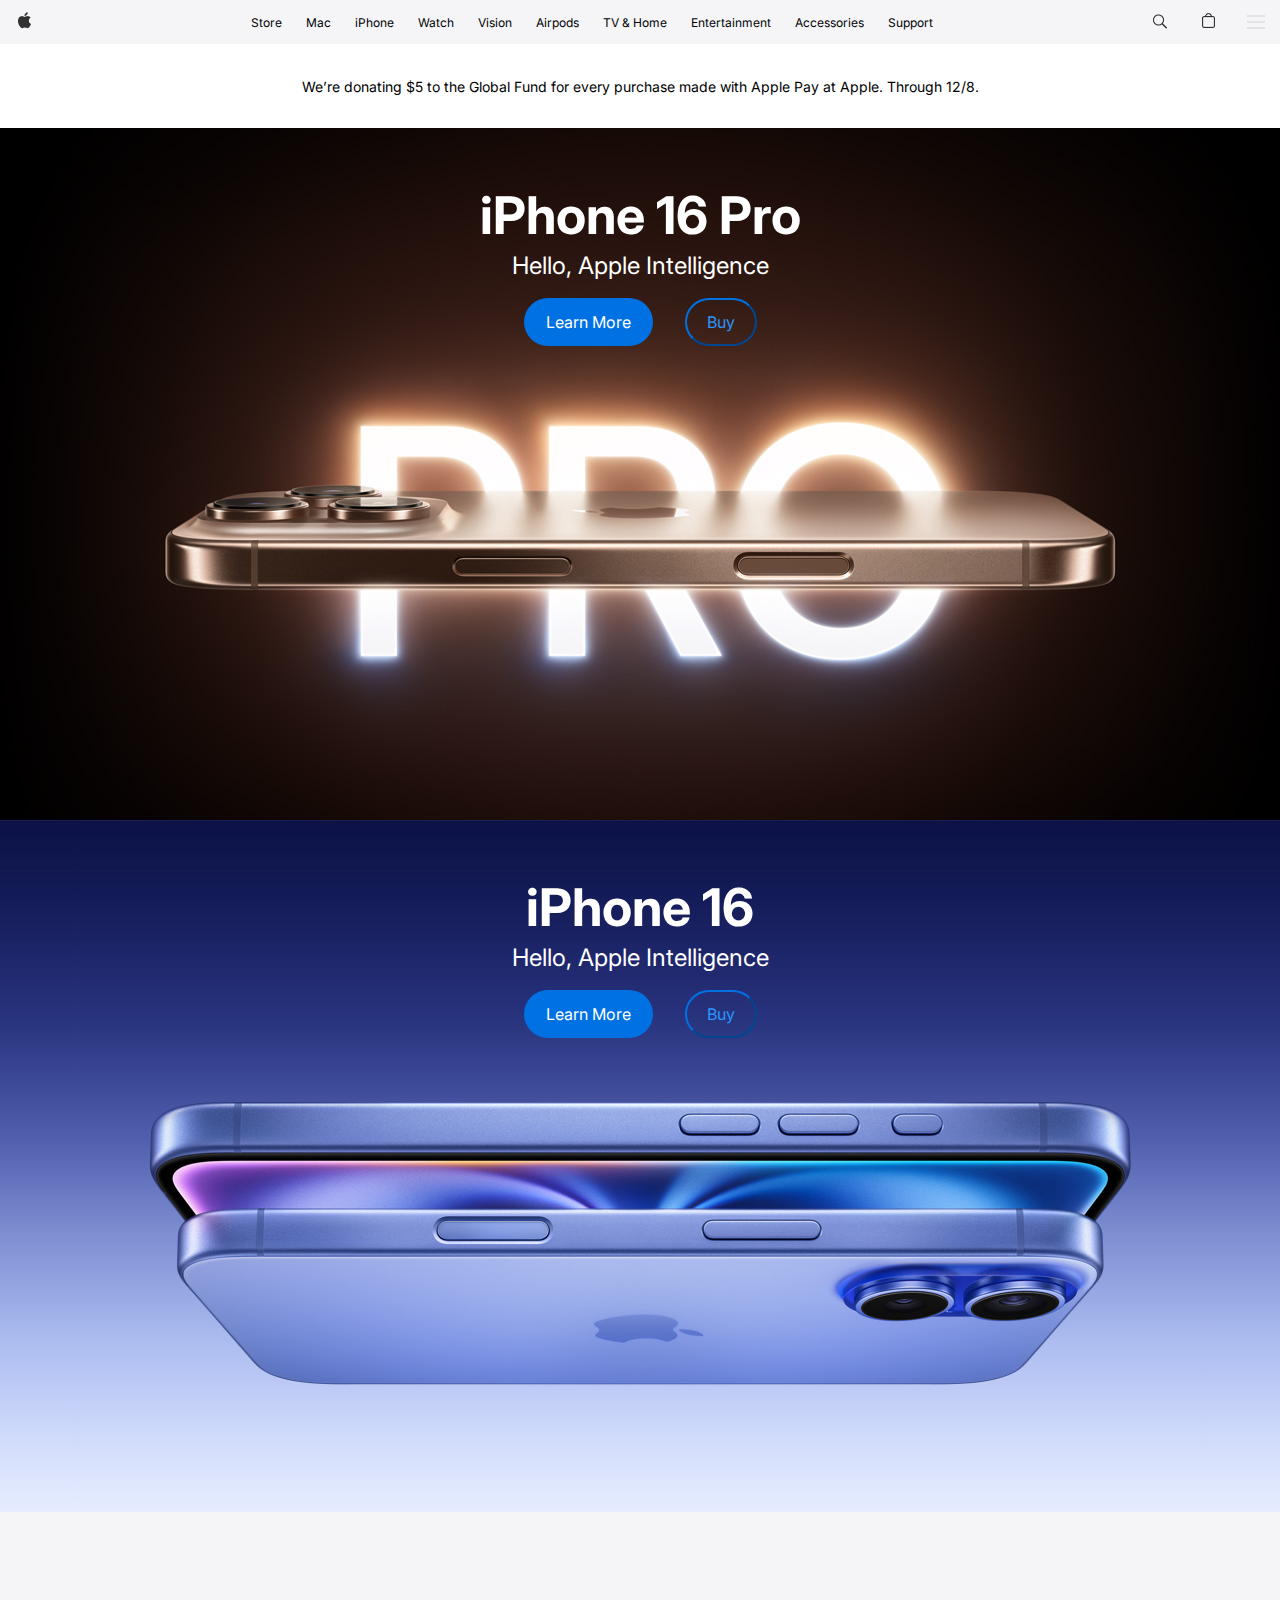
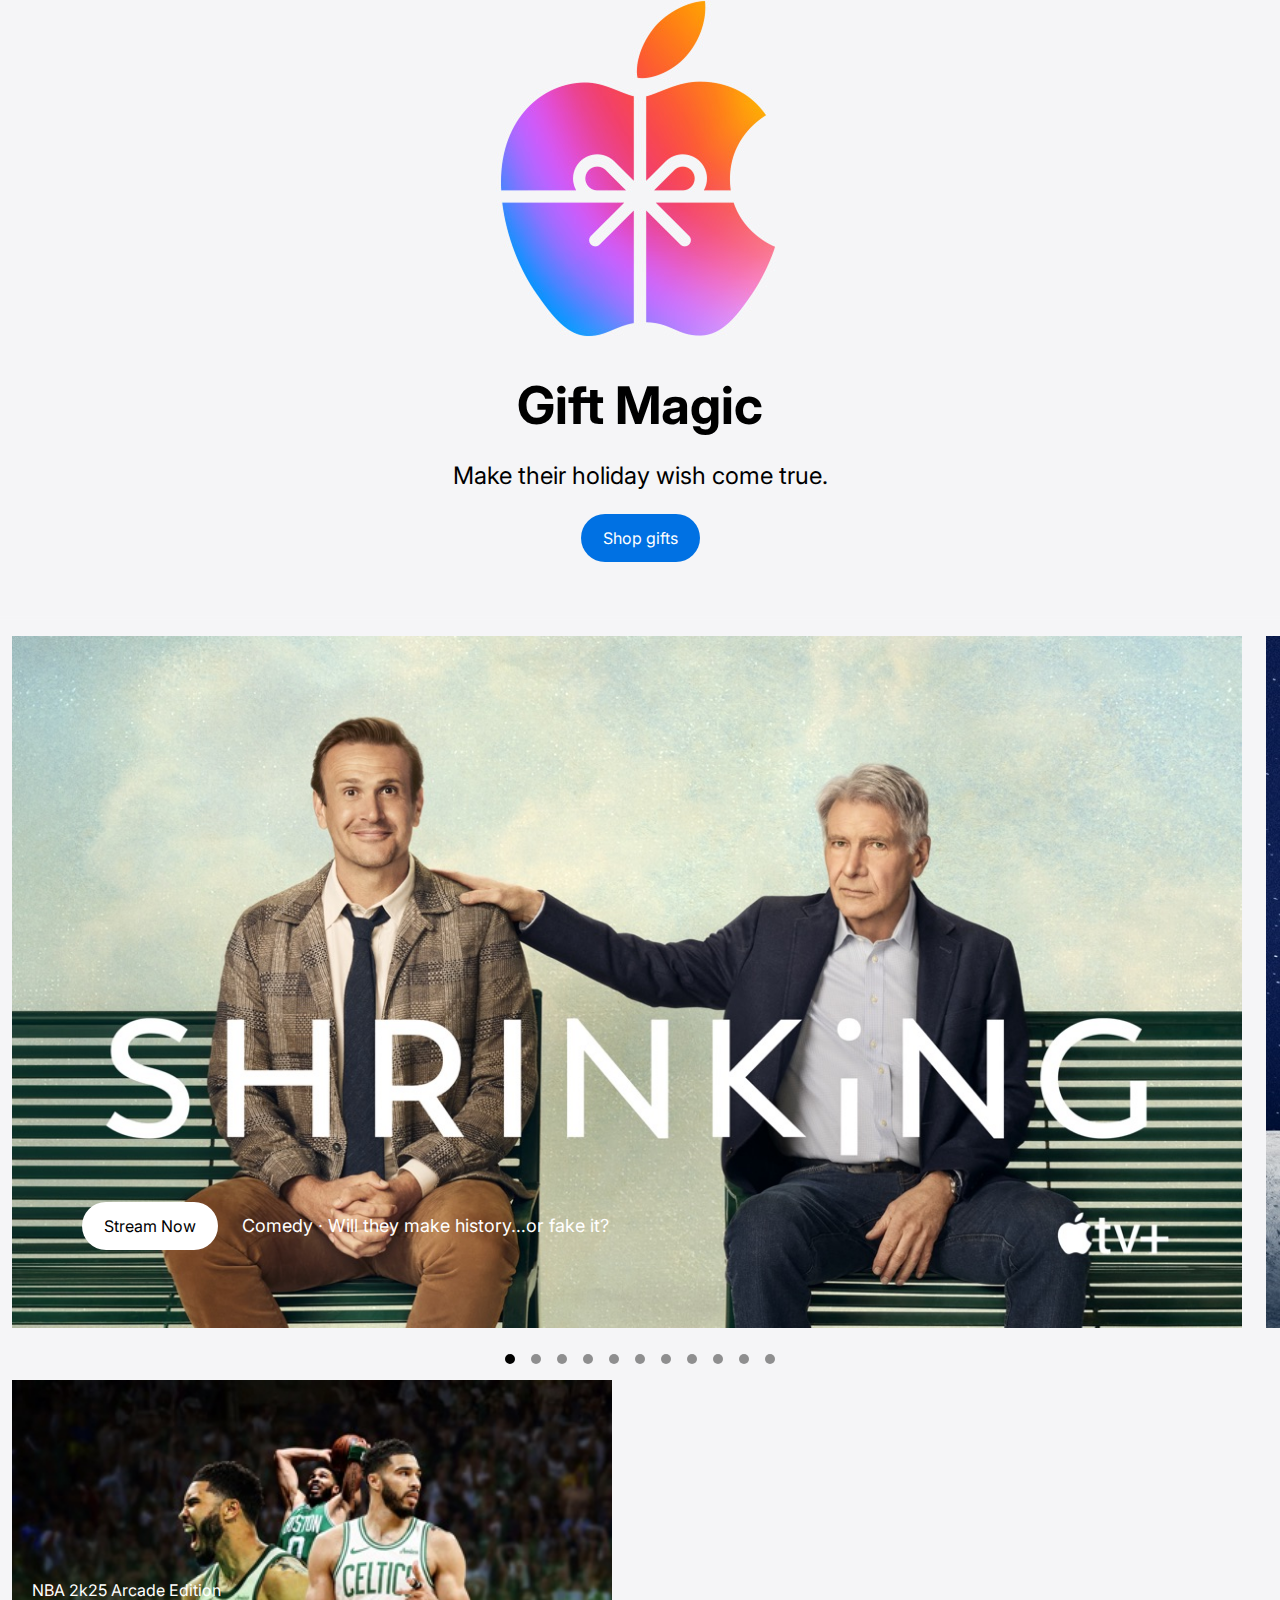
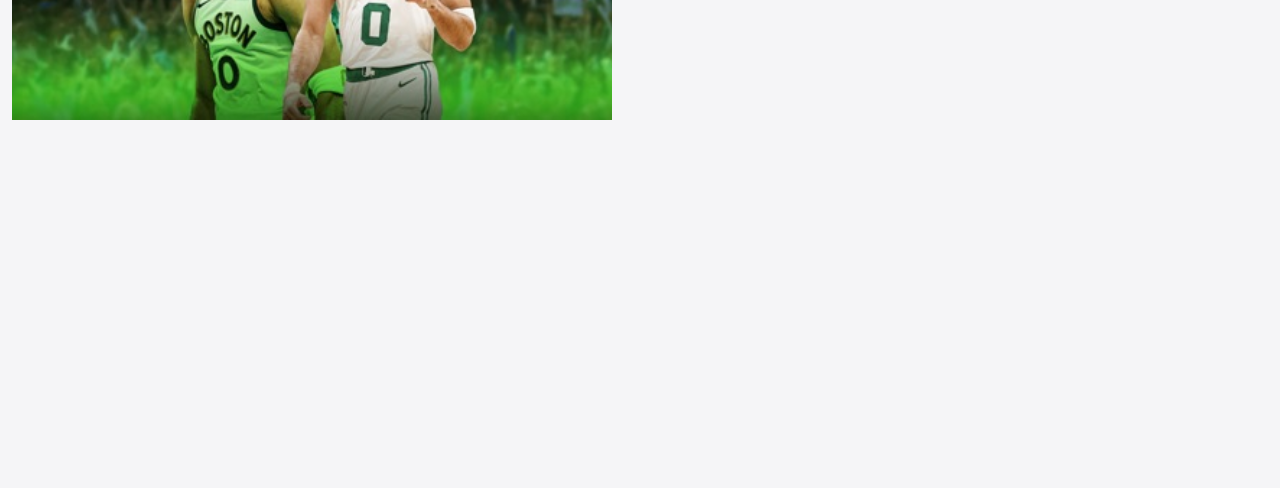
<file: index.html>
<!DOCTYPE html>
<html lang="en">

<head>
    <link rel="preconnect" href="https://fonts.googleapis.com">
    <link rel="preconnect" href="https://fonts.gstatic.com" crossorigin>
    <link
        href="https://fonts.googleapis.com/css2?family=Inter:ital,opsz,wght@0,14..32,100..900;1,14..32,100..900&display=swap"
        rel="stylesheet">
    <link rel="stylesheet" ; href="main.css" />

</head>

<body class="main-body">
    <header> <a href="/" class="logo"> <img src="Item → Link - Apple.png"></a>
        <nav class="menu">
            <a class="link" href="Store.html">Store</a>
            <a class="link" href="#">Mac</a>
            <a class="link" href="#">iPhone</a>
            <a class="link" href="#">Watch</a>
            <a class="link" href="#">Vision</a>
            <a class="link" href="#">Airpods</a>
            <a class="link" href="#">TV & Home</a>
            <a class="link" href="#">Entertainment</a>
            <a class="link" href="#">Accessories</a>
            <a class="link" href="#">Support</a>
        </nav>
        <div class="top-btns">

            <button class="btn">
                <img src="Item → Button - Search apple.com.png" alt="Search">
            </button>
            <button class="btn">
                <img src="Item.png" alt="Cart">
            </button>
            <button class="btn"><img src="menu.png" alt="Menu"></button>
        </div>
    </header>
    <bottomheader>
        We’re donating $5 to the Global Fund for every purchase made with Apple Pay at Apple. Through 12/8.

    </bottomheader>
    <main class="pro">
        <div class="pro-title">iPhone 16 Pro</div>
        <div class="pro-subtitle">Hello, Apple Intelligence</div>
        <div class="pro-actions">
            <button class="lbutton">Learn More</button>
            <button class="sbutton">Buy</button>
        </div>
    </main>
    <main class="nopro">
        <div class="nopro-title">iPhone 16 </div>
        <div class="nopro-subtitle">Hello, Apple Intelligence</div>
        <div class="nopro-actions">
            <button class="lbutton">Learn More</button>
            <button class="sbutton">Buy</button>
        </div>
    </main>
    <div class="main-product">
        <div class="main-product-item" style=" background-image: url(logo.png); margin-top: 16px ; ">
            <div
                style="display: flex;justify-content: center; width: 405px;height: 164px; align-self:last baseline;margin-bottom: 82px;">
                <div style="display: flex; flex-wrap: wrap; justify-content: center;">
                    <h1 style="font-family: inter; font-size: 52px; margin: 0;">Gift Magic</h1>
                    <p style="font-size: 24px; font-family: inter; text-align: center;">
                        Make their holiday wish come true.
                    </p>
                    <div>

                        <button
                            style="background-color: #0071E3; padding: 12px 20px; border-radius: 999px;border-color: transparent;font-family: inter; font-size: 16px;color: #FFFFFF;">Shop
                            gifts</button>
                    </div>

                </div>
            </div>
        </div>
    </div>
    <div class="products">
        <div class="product product-ipad">
            <div class="product-img">
                <img src="Heading 3.png">
            </div>
            <div class="product-subtitle">Two sizes. Faster chip. Does it all.</div>
            <div class="product-actions">
                <button class="lbutton">Learn More</button>
                <button class="sbutton">Buy</button>
            </div>
            <div class="product-decoration">Hello.Apple Intelligence</div>
        </div>
        <div class="product product-airpods product-end">
            <div class="product-title">AirPods 4</div>
            <div class="product-subtitle">Iconic. Now supersonic. Available with Active Noise Cancellation.2</div>
            <div class="product-actions">
                <button class="lbutton">Learn More</button>
                <button class="sbutton">Buy</button>
            </div>
        </div>
        <div class="product product-watch">
            <div class="product-img">
                <img src="Watcha.png">
            </div>
            <div class="product-subtitle">Thinstant classic.</div>
            <div class="product-actions">
                <button class="lbutton">Learn More</button>
                <button class="sbutton">Buy</button>
            </div>
        </div>
        <div class="product product-air">
            <div class="product-title">MacBook Air</div>
            <div class="product-subtitle">Lean. Mean. M3 machine.</div>
            <div class="product-actions">
                <button class="lbutton">Learn More</button>
                <button class="sbutton">Buy</button>
            </div>
        </div>
        <div class="product product-business">
            <div class="product-title">Apple for <br />
                Small Business
            </div>
            <div class="product-subtitle">Hardware, Software, and <br />
                expert help - all in one place.
            </div>
            <div class="product-actions">
                <button class="lbutton">Learn More</button>
            </div>
        </div>
        <div class="product product-trade">
            <div class="product-img">
                <img src="trd.png">
            </div>
            <div class="product-subtitle">
                Get $180-$650 in credit when you trade in iPhone 12 or higher 4
            </div>
            <div class="product-actions">
                <button class="lbutton">Get your estimate</button>
            </div>
        </div>
        <div class="product product-end product-deals">
            <div class="product-title">Carrier Deals at Apple</div>
            <div class="product-subtitle">
                Get up to $1000 in credit on <br />
                a new iPhone. Trade-in may <br />
                be required.
            </div>
            <div class="product-actions">
                <button class="lbutton">Find your deal</button>
            </div>
        </div>
    </div>
    <section class="slides-container">
        <div class="slides">
            <div class="slide">

                <img src="baruun zurg.jpg">
                <div class="slide-buttons">

                    <button class="lbutton" style="background-color: white;color: black;">Stream Now</button> <span
                        class="small-txt" style="color: white;padding-left: 20px;"> Comedy ·
                        Will they make
                        history…or fake
                        it?</span>
                </div>
            </div>
            <div class="slide">
                <img src="golzurg.jpg">
                <div class="slide-buttons">

                    <button class="lbutton" style="background-color: white;color: black;">Stream Now</button> <span
                        class="small-txt" style="color: white;padding-left: 20px;"> Comedy ·
                        Will they make
                        history…or fake
                        it?</span>
                </div>
            </div>

            <div class="slide">
                <img src="zuun zurg.jpg">
                <div class="slide-buttons">

                    <button class="lbutton" style="background-color: white;color: black;">Stream Now</button> <span
                        class="small-txt" style="color: white;padding-left: 20px;"> Comedy ·
                        Will they make
                        history…or fake
                        it?</span>
                </div>
            </div>
        </div>


    </section>
    <div class="dot-container">
        <div style="border-radius: 50%;background-color: black;border: 5px solid black;"></div>
        <div class="dot"></div>
        <div class="dot"></div>
        <div class=" dot"></div>
        <div class="dot"></div>
        <div class="dot"></div>
        <div class="dot"></div>
        <div class="dot"></div>
        <div class="dot"></div>
        <div class="dot"></div>
        <div class="dot"></div>
    </div>
    <div class="slides-container `">
        <div class="slides">
            <div class="slide">

                <upperbottom class="card">
                    <img src="nba.jpg" class="card-image" />
                    <div class="card-title">NBA 2k25 Arcade Edition</div>

                </upperbottom>
            </div>
        </div>

    </div>


</body>

</html>
</file>
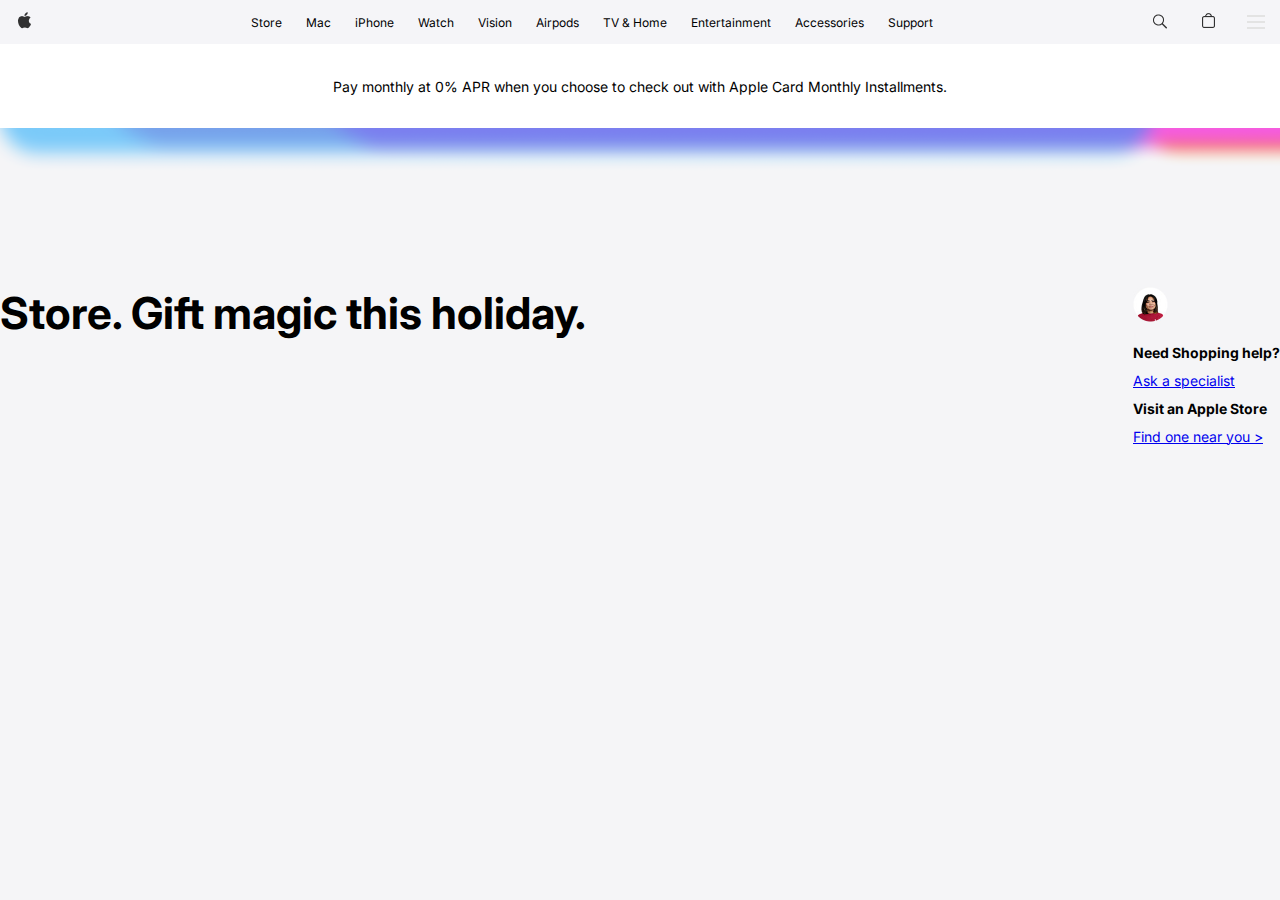
<file: Store.html>
<!DOCTYPE html>
<html>

<head>
    <link rel="preconnect" href="https://fonts.googleapis.com">
    <link rel="preconnect" href="https://fonts.gstatic.com" crossorigin>
    <link
        href="https://fonts.googleapis.com/css2?family=Inter:ital,opsz,wght@0,14..32,100..900;1,14..32,100..900&display=swap"
        rel="stylesheet">
    <link rel="stylesheet" ; href="main.css" />
    <meta charset="UTF-8" />
    <title>Store</title>
</head>

<body>
    <header>
        <a href="/" class="logo"> <img src="Item → Link - Apple.png"></a>
        <nav class="menu">
            <a class="link" href="Store.html">Store</a>
            <a class="link" href="#">Mac</a>
            <a class="link" href="#">iPhone</a>
            <a class="link" href="#">Watch</a>
            <a class="link" href="#">Vision</a>
            <a class="link" href="#">Airpods</a>
            <a class="link" href="#">TV & Home</a>
            <a class="link" href="#">Entertainment</a>

            <a class="link" href="#">Accessories</a>
            <a class="link" href="#">Support</a>
        </nav>
        <div class="top-btns">
            <button class="btn">
                <img src="Item → Button - Search apple.com.png" alt="Search">
            </button>
            <button class="btn">
                <img src="Item.png" alt="Cart">
            </button>
            <button class="btn"><img src="menu.png" alt="Menu"></button>
        </div>
    </header>
    <bottomheader>Pay monthly at 0% APR when you choose to check out with Apple Card Monthly Installments.
    </bottomheader>
    <img src="zuraas.png"
        alt="Colorful horizontal gradient bar with shades of blue, purple, pink, red, and orange blending smoothly from left to right, set against a white background. The image has a soft, calm, and modern tone. No visible text is present." />
    <main class="title">
        <div class="title-text">
            Store. Gift magic this holiday.
        </div>

        <div class="support">
            <div class="chat-head">
                <img src="chat.png">
            </div>
            Need Shopping help?
            <a class="support-link" href="#">Ask a specialist</a>
            Visit an Apple Store
            <a class="support-link" href="#">Find one near you ></a>
        </div>


</body>

</html>
</file>
<file: main.css>
.top {
    flex-wrap: wrap;
    padding-top: 55px;
    gap: 20px;
    width: 405px;
    height: 172px;
    display: flex;
    text-align: center;
    justify-content: center;
    align-items: center;
    color: #F5F5F7CC
}

.link {
    text-decoration: none;
    color: black;
}

body {
    margin: 0;
    padding: 0;
    box-sizing: border-box;
    font-family: inter;
    background-color: #F5F5F7;
}

header {
    text-decoration: none;
    display: flex;
    max-width: 1920px;
    height: 44px;
    background-color: #F5F5F7CC;
    font-family: inter;
    font-size: 12px;
    justify-content: space-between;
    gap: 24px;
    align-items: center;
    margin: auto;
}

.menu {
    display: none;
}

.btn {
    width: 48px;
    height: 48px;
    display: flex;
    justify-content: center;
    align-items: center;
    background-color: transparent;
    border: 0;
}

.top-btns {
    display: flex;

}

@media (min-width: 1000px) {
    .menu {
        display: flex;
        gap: 24px;
    }

    .menu>a {
        font-size: 12px;
        color: black;
    }

    .header {
        justify-content: center;
        gap: 10px;
    }
}

.logo {
    display: flex;
    justify-content: center;
    align-items: center;
    width: 48px;
    height: 48px;
}

bottomheader {
    display: flex;
    max-width: 1920px;
    height: 52px;
    font-family: inter;
    font-size: 14px;
    justify-content: center;
    background-color: #FFFFFF;
    align-items: center;
    flex-wrap: wrap;
    padding: 16px 30px;
    text-align: center;
}

@media(min-width: 800px) {
    bottomheader {
        max-width: 100%;
    }
}


header {
    button {
        background-color: transparent;
        border: none;
        padding: 0;
        width: 44px;
        height: 31px;
    }

}

.product {

    height: 500px;
    text-align: center;
    padding-top: 36px;
    position: relative;
    background-position: center;
    background-size: cover;
    margin: 0 12px;
    background-repeat: no-repeat;
    box-sizing: border-box;

}

.products {
    width: auto;
}

@media (min-width: 1000px) {

    .products {
        display: none;
    }

    .product-ipad {
        display: block;
    }

}

.product:first-child {
    margin-bottom: 34px;
}

.product-img {
    margin-bottom: 8px;
}

.product-title {
    font-weight: 700px;
    font-size: 30px;
    margin-bottom: 16px;
}

.product-subtitle {
    font-size: 18px;
    line-height: 20px;
    margin-bottom: 16px;
}

.product-decoration {
    font-size: 14px;
    line-height: 18px;
    position: absolute;
    bottom: 36px;
    left: 0;
    right: 0;
}

.product-ipad {
    background-image: url(product.png);
}

.product-airpods {
    background-image: url(airpod4.png);
    color: white;
    padding-bottom: 54px;
}

.product-end {
    display: flex;
    flex-direction: column;
    justify-content: flex-end;
    align-items: center;
}

.product-airpods .product-subtitle {
    width: 241px;
}

.product-business {
    background-image: url(bussiness.png);
}

.product-watch {
    background-image: url(watch.png);
}

.product-air {
    background-image: url(air.png);
}

.product-trade {
    background-image: url(trade.png);
}

.product-deals {
    padding-bottom: 47px;
    background-image: url(deals.png);
}

@media (max-width: 1000px) {
    .slide {
        display: none;
        margin: 16px 0;
    }
}

.main-body {
    max-width: 2000px;
    margin: 0 auto;
    font-family: inter;
}

@media (max-width: 600px) {
    .product {
        flex-direction: column;
    }

    .product-item {
        width: 100%;

    }
}

.main-products {
    display: flex;
    width: 1920px;
    justify-content: center;
    align-items: center;

}

.main-product-item {
    display: flex;
    width: calc(50% - 6px);
    height: 692px;
    justify-content: center;
    background-size: cover;
    background-position: center;
    background-repeat: no-repeat;
    text-align: center;


}

.dot-container {
    display: flex;
    justify-content: center;
    align-items: center;
    gap: 16px;
    margin-top: 10px;
}

.dot {
    border: 1 px solid #0000006B;
    border-radius: 50%;
    width: 10px;
    height: 10px;
    background-color: black;
    display: flex;
    justify-content: center;
    align-items: center;
    opacity: 0.42;

}

@media (min-width: 500px) {
    .main-product-item {
        width: 100%;
    }

    .main-products {
        flex-direction: column;
    }
}

.pro {
    box-sizing: border-box;
    height: 500px;
    background-color: black;
    background-image: url(pro.png);
    background-size: cover;
    text-align: center;
    display: flex;
    flex-direction: column;
    justify-content: flex-end;
    padding-bottom: 36px;
    color: white;
}

.pro-title {
    margin-bottom: 4px;
    font-size: 30px;
    line-height: 36px;
    font-weight: 700;

}

.pro-subtitle {
    margin-bottom: 16px;
    font-size: 18px;
    line-height: 120%;

}

.pro-actions {
    display: flex;
    gap: 12px;
    justify-content: center;
}

@media(min-width:500px) {
    .pro {
        justify-content: flex-start;
        background-size: contain;
        background-repeat: no-repeat;
        padding-top: 58px;
        background-position: center;
        height: 650px;
        background-image: url(tablet.png);
    }

    .pro-title {
        font-size: 42px;
        line-height: 60px;
    }

    .pro-subtitle {
        font-size: 22px;
        line-height: 32px;

    }

    .pro-actions {
        gap: 16px;
    }
}

@media(min-width:1000px) {
    .pro {
        height: 692px;
        background-image: url(Figure.png);
        background-size: cover;
    }

    .pro-title {
        font-size: 52px;
    }

    .pro-subtitle {
        font-size: 24px;
    }


}



@media (max-width: 1000px) {
    .main-product-item {
        display: none;
    }

    .main-products {
        flex-direction: column;
    }
}

.nopro {
    box-sizing: border-box;
    height: 500px;
    background-color: black;
    background-image: url(16.png);
    background-size: cover;
    text-align: center;
    display: flex;
    flex-direction: column;
    justify-content: start;
    padding-top: 36px;
    color: white;
}

.nopro-title {
    margin-bottom: 4px;
    font-size: 30px;
    line-height: 36px;
    font-weight: 700;

}

.nopro-subtitle {
    margin-bottom: 16px;
    font-size: 18px;
    line-height: 120%;

}

.nopro-actions {
    display: flex;
    gap: 12px;
    justify-content: center;
}

@media(min-width:500px) {
    .nopro {
        justify-content: flex-start;
        background-size: contain;
        background-repeat: no-repeat;
        padding-top: 58px;
        background-position: center;
        height: 650px;
        background-image: url(table.png);
        width: 100%;
    }

    .nopro-title {
        font-size: 42px;
        line-height: 60px;
    }

    .nopro-subtitle {
        font-size: 22px;
        line-height: 32px;

    }

    .nopro-actions {
        gap: 16px;
    }
}

@media(min-width:1000px) {
    .nopro {
        height: 692px;
        background-image: url(Background.png);
        background-size: cover;
    }

    .nopro-title {
        font-size: 52px;
    }

    .nopro-subtitle {
        font-size: 24px;
    }
}



.txt {
    font-family: inter;
    font-size: 36px;
    font-weight: 600;
    line-height: 44px;
    text-align: center;
    margin: 0;

}

.slides-container {

    width: 100%;
    overflow-x: scroll;
    scroll-behavior: none;
}

.slides {
    display: flex;
    scroll-snap-type: proximity;
    scroll-snap-align: center;

    width: 3000px;
}

.slide {
    box-sizing: border-box;
    position: relative;
    width: 1250px;
    height: 692px;
    margin: 16px 12px;
    aspect-ratio: 16 / 9;
}

.slide img {
    width: 100%;
    height: 100%;
    object-fit: cover;
    position: absolute;
    top: 0;
    left: 0;
}

.slide-buttons {
    position: relative;
    left: 70px;
    top: 566px;

}

.small-txt {
    font-family: inter;
    font-size: 18px;
    text-align: center;
    flex-wrap: wrap;


}

.container {
    display: flex;
    align-items: center;
    justify-content: center;
    text-align: center;
    flex-direction: column;
    padding-top: 58px;

}

.lbutton {
    padding: 12px 20px;
    border-radius: 999px;
    border-color: transparent;
    font-family: inter;
    font-size: 16px;
    color: #FFFFFF;
    background-color: #0071e3;


}

.sbutton {
    background-color: transparent;
    padding: 12px 20px;
    border-radius: 999px;
    border-color: #0071E3;
    font-family: inter;
    font-size: 16px;
    color: #2997FF;
    padding-top: 12px;
    margin-left: 16px;
}

.upperbottom {
    display: flex;
    justify-content: center;
    align-items: center;
    flex-wrap: wrap;
    gap: 16px;
    margin-top: 20px;
}

.card {
    aspect-ratio: 417 / 236;
    width: 600px;
    display: flex;
    align-items: flex-end;
    position: relative
}

.card-image {
    position: absolute;
    top: 0;
    left: 0;
    width: 417px;
    height: 236px;
    object-fit: cover;
}

.card-title {
    position: absolute;
    color: white;
    font-family: inter;
    bottom: 120px;
    left: 20px;
}

.title {
    display: flex;
    justify-content: space-between;
    padding-top: 80px;
    gap: 20px;
}

.title-text {
    font-family: Inter;
    font-weight: 700;
    font-style: Bold;
    font-size: 44px;

    line-height: 52.01px;
    letter-spacing: 0px;
    vertical-align: middle;

    color: linear-gradient(90deg, #0090F7 0%, #BA62FC 50%, #F2416B 100%);

}

.support {
    display: flex;
    justify-content: center;
    flex-direction: column;
    font-family: Inter;
    font-weight: 700;
    font-style: Bold;
    font-size: 14px;
    leading-trim: NONE;
    line-height: 20px;
    letter-spacing: 0px;
    vertical-align: middle;
    padding-bottom: 16px;
    gap: 8px;

}

.support-link {
    font-family: Inter;
    font-weight: 400;
    font-style: Regular;
    font-size: 14px;
    leading-trim: NONE;
    line-height: 20px;
    letter-spacing: 0px;
    vertical-align: middle;
    text-decoration: underline;
    text-decoration-style: solid;
    text-decoration-offset: 0%;
    text-decoration-thickness: 0%;
    text-decoration-skip-ink: auto;

}

.chat-head {
    width: 48px;
    height: 48px;
}
</file>
